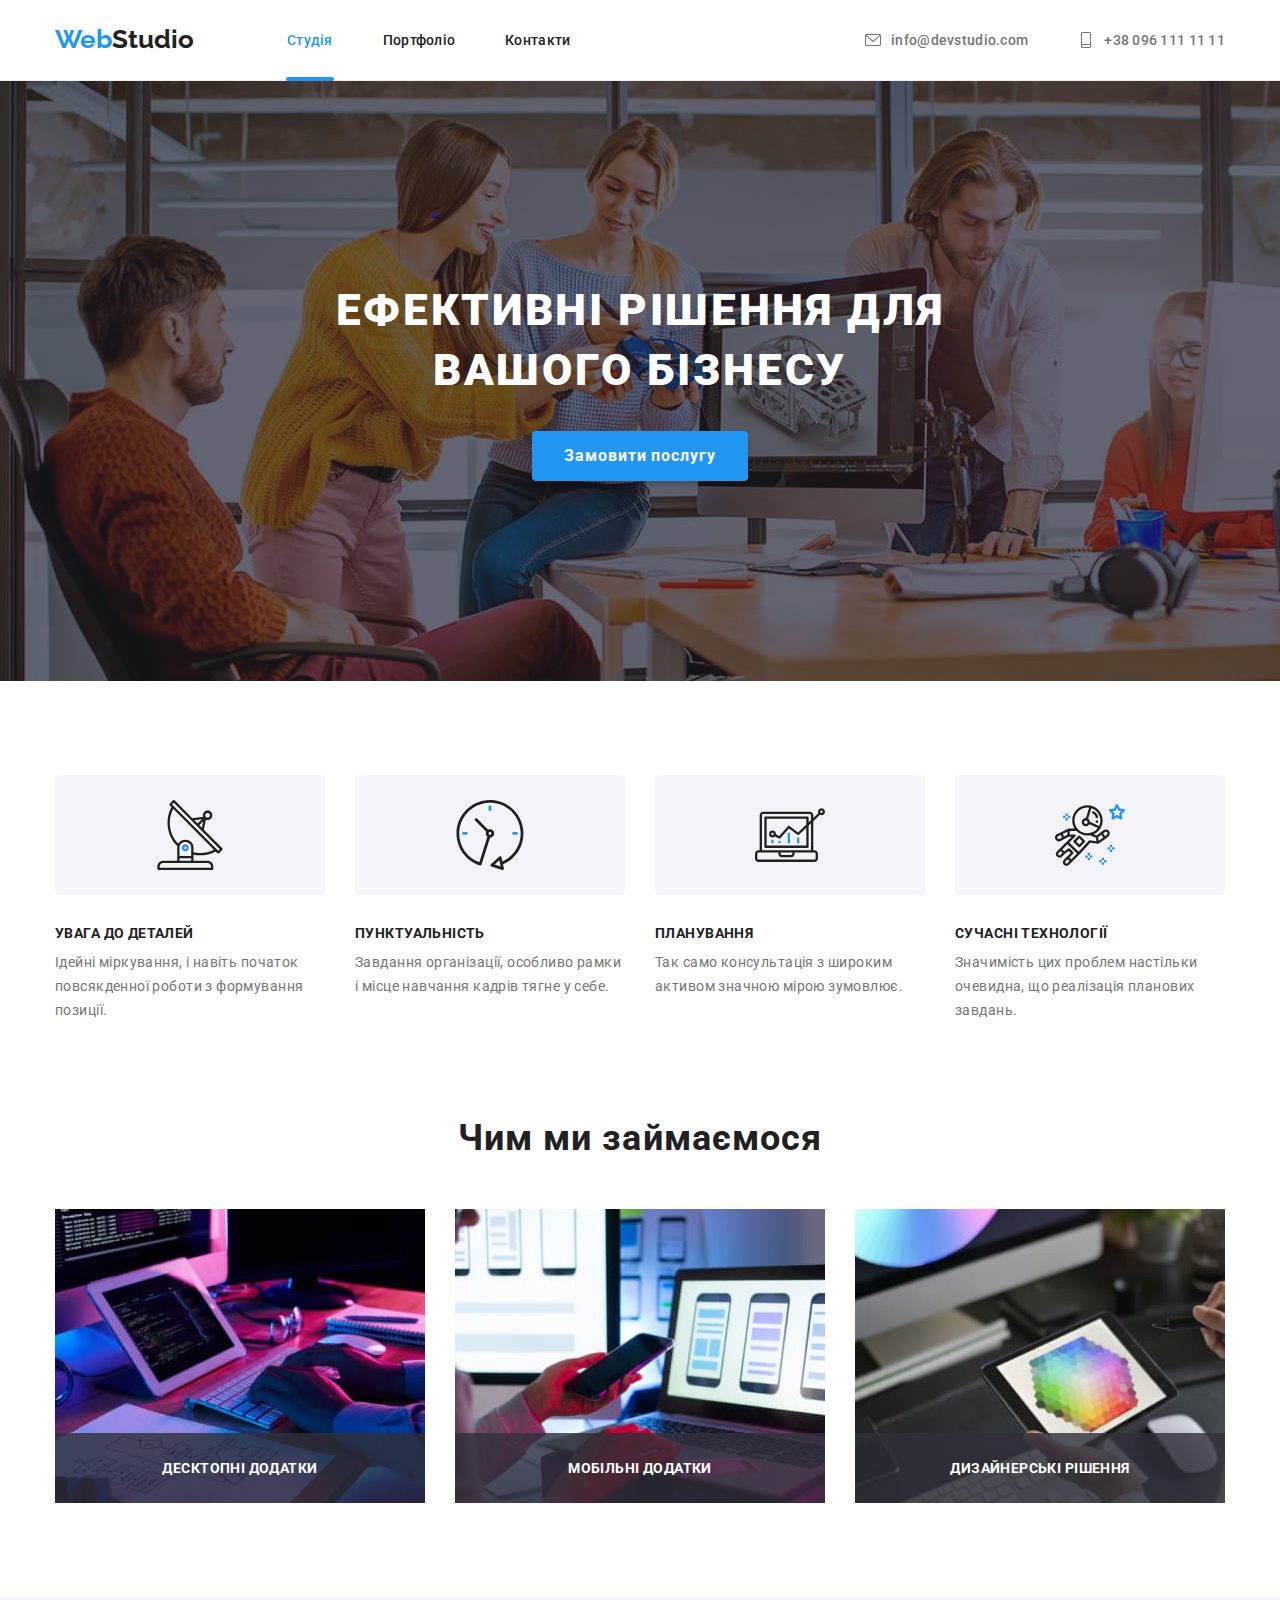
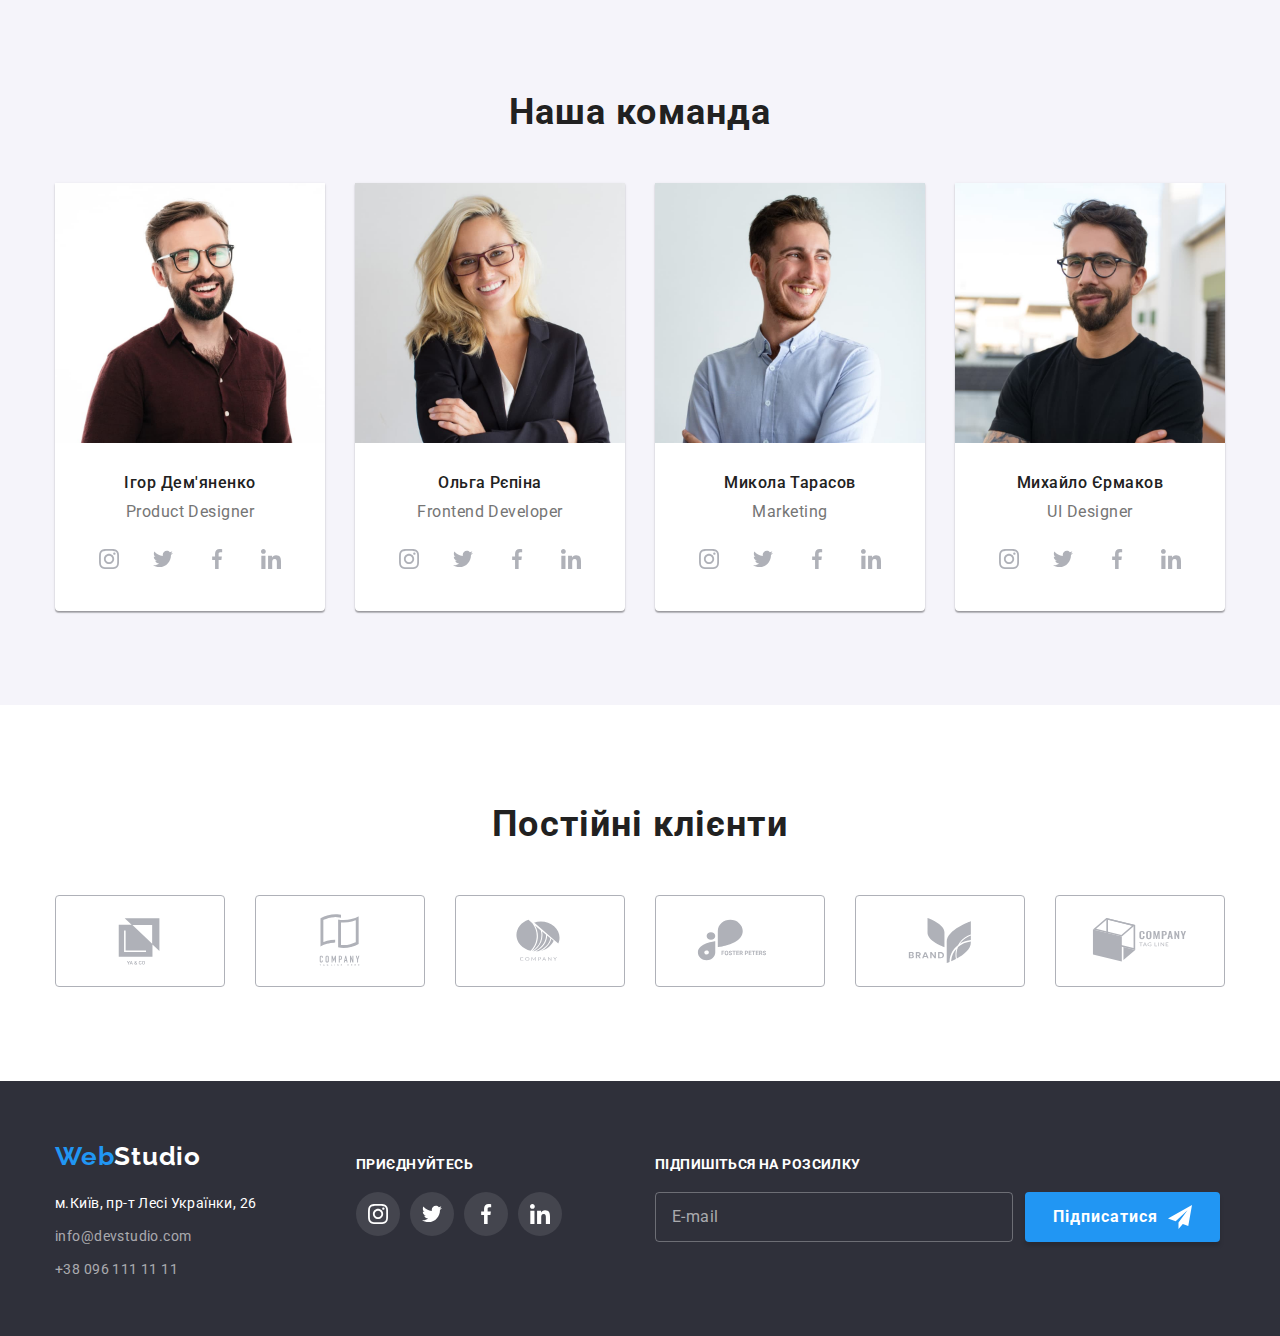
<file: index.html>
<!DOCTYPE html>
<html lang="uk">

<head>
    <meta charset="UTF-8">
    <meta http-equiv="X-UA-Compatible" content="IE=edge">
    <meta name="viewport" content="width=device-width, initial-scale=1.0">
    <title>WebStudio</title>
    <link rel="preconnect" href="https://fonts.googleapis.com">
    <link rel="preconnect" href="https://fonts.gstatic.com" crossorigin>
    <link href="https://fonts.googleapis.com/css2?family=Raleway:wght@700&family=Roboto:wght@400;500;700;900&display=swap"
    rel="stylesheet">
    <link rel="stylesheet" href="https://cdnjs.cloudflare.com/ajax/libs/modern-normalize/1.1.0/modern-normalize.css"
        integrity="sha512-Y0MM+V6ymRKN2zStTqzQ227DWhhp4Mzdo6gnlRnuaNCbc+YN/ZH0sBCLTM4M0oSy9c9VKiCvd4Jk44aCLrNS5Q=="
        crossorigin="anonymous" referrerpolicy="no-referrer">
    <link rel="stylesheet" href="./css/styles.css">
</head>

<body>
    <header class="header">
        <div class="container header-container">
        <a lang="en" class="logo text" href="./index.html"><span class="color-web">Web</span>Studio</a>
        <nav class="navigation">
            <ul class="header-list link">
                <li class="header-link-studio"><a class="header-text text text-color" href="./index.html">Студія</a></li>
                <li><a class="header-text text" href="./portfolio.html">Портфоліо</a></li>
                <li class="header-link-list"><a class="header-text text" href="#">Контакти</a></li>
            </ul>
        </nav> 
        <ul class="header-contact link">
            <li class="contact-list">
                <a class="header-link email" href="mailto:info@devstudio.com"> 
                <svg class="email-icon" width="16" height="16"> 
                <use href="./images/icons.svg#icon-envelope"></use>
                </svg> info@devstudio.com</a> 
            </li>
            <li class="contact-list">
                <a class="header-link" href="tel:+380961111111">
                <svg class="tel-icon" width="16" height="16">
                    <use href="./images/icons.svg#icon-smartphone"></use>
                </svg>+38 096 111 11 11</a>
            </li>
        </ul>
        </div>
    </header>
    <main>
        
        <section class="hero">
            <div class="container">
            <h1 class="hero-title">Ефективні рішення для вашого бізнесу</h1>
            <button class="hero-btn" type="button" data-modal-open>Замовити послугу</button>
            </div>
        </section>
        <section class="about">
            <div class="container">
            <h2 class="about-uptitle">Про нас</h2>
            <ul class="about-list link">
                <li class="about-item">
                    <div class="about-picture">
                        <svg class="about-picture-list" width="70" height="70">
                            <use href="./images/icons.svg#icon-antenna"></use>
                        </svg>
                    </div>
                    <h3 class="about-title">УВАГА ДО ДЕТАЛЕЙ</h3>
                    <p class="about-subtitle">Ідейні міркування, і навіть початок повсякденної роботи з формування позиції.</p>
                </li>
                <li class="about-item">
                    <div class="about-picture">
                        <svg class="about-picture-list" width="70" height="70">
                            <use href="./images/icons.svg#icon-clock"></use>
                        </svg>
                    </div>
                    <h3 class="about-title">ПУНКТУАЛЬНІСТЬ</h3>
                    <p class="about-subtitle">Завдання організації, особливо рамки і місце навчання кадрів тягне у себе.</p>
                </li>
                <li class="about-item">
                    <div class="about-picture">
                        <svg class="about-picture-list" width="70" height="70">
                            <use href="./images/icons.svg#icon-diagram"></use>
                        </svg>
                    </div>
                    <h3 class="about-title">ПЛАНУВАННЯ</h3>
                    <p class="about-subtitle">Так само консультація з широким активом значною мірою зумовлює.</p>
                </li>
                <li class="about-item">
                    <div class="about-picture">
                        <svg class="about-picture-list" width="70" height="70">
                            <use href="./images/icons.svg#icon-astronaut"></use>
                        </svg>
                    </div>
                    <h3 class="about-title">СУЧАСНІ ТЕХНОЛОГІЇ</h3>
                    <p class="about-subtitle">Значимість цих проблем настільки очевидна, що реалізація планових завдань.</p>
                </li>
            </ul>
            </div>
        </section>
        <section class="work-about">
            <div class="container">
            <h2 class="work">Чим ми займаємося</h2>
            <ul class="work-list link">
                <li>
                    <div class="work-picture">
                        <img src="./images/img.jpg" width="370" alt="Джаваскріпт">
                        <p class="work-item">Десктопні додатки</p>
                    </div>
                </li>
                <li>
                    <div class="work-picture">
                    <img src="./images/box2.jpg" width="370" alt="Дизайн">
                    <p class="work-item">Мобільні додатки</p>
                    </div>
                </li>
                <li>
                    <div class="work-picture">
                    <img src="./images/box3.jpg" width="370" alt="Кольори">
                    <p class="work-item">Дизайнерські рішення</p>
                    </div>
                </li>
            </ul>
            </div>
        </section>
        <section class="teams">
            <div class="container">
            <h2 class="teams-title" >Наша команда</h2>
            <ul class="teams-list link">
                <li class="teams-item">
                    <img class="img-container" src="./images/ava1.jpg" width="270" alt="Робітник">
                    <h3 class="teams-item-text">Ігор Дем'яненко</h3>
                    <p class="teams-position" lang="en">Product Designer</p>
                    <ul class="teams-soc-list link">
                        <li class="teams-soc-item">
                            <a class="teams-soc-link" href="*"> 
                                <svg class="teams-soc-icon" width="20" height="20">
                                    <use href="./images/icons.svg#icon-instagram"></use>
                                </svg>
                            </a>
                        </li>
                        <li class="teams-soc-item">
                            <a class="teams-soc-link" href="*">
                                <svg class="teams-soc-icon" width="20" height="20">
                                    <use href="./images/icons.svg#icon-twitter"></use>
                                </svg>
                            </a>
                        </li>
                        <li class="teams-soc-item">
                            <a class="teams-soc-link" href="*">
                                <svg class="teams-soc-icon" width="20" height="20">
                                    <use href="./images/icons.svg#icon-facebook"></use>
                                </svg>
                            </a>
                        </li>
                        <li class="teams-soc-item">
                            <a class="teams-soc-link text" href="*">
                                <svg class="teams-soc-icon" width="20" height="20">
                                    <use href="./images/icons.svg#icon-linkedin"></use>
                                </svg>
                            </a>
                        </li>
                    </ul>
                <li class="teams-item">
                    <img class="img-container" src="./images/ava2.jpg" width="270" alt="Робітник">
                    <h3 class="teams-item-text">Ольга Рєпіна</h3>
                    <p class="teams-position" lang="en">Frontend Developer</p>
                    <ul class="teams-soc-list link">
                        <li class="teams-soc-item">
                            <a class="teams-soc-link" href="*">
                                <svg class="teams-soc-icon" width="20" height="20">
                                    <use href="./images/icons.svg#icon-instagram"></use>
                                </svg>
                            </a>
                        </li>
                        <li class="teams-soc-item">
                            <a class="teams-soc-link" href="*">
                                <svg class="teams-soc-icon" width="20" height="20">
                                    <use href="./images/icons.svg#icon-twitter"></use>
                                </svg>
                            </a>
                        </li>
                        <li class="teams-soc-item">
                            <a class="teams-soc-link" href="*">
                                <svg class="teams-soc-icon" width="20" height="20">
                                    <use href="./images/icons.svg#icon-facebook"></use>
                                </svg>
                            </a>
                        </li>
                        <li class="teams-soc-item">
                            <a class="teams-soc-link text" href="*">
                                <svg class="teams-soc-icon" width="20" height="20">
                                    <use href="./images/icons.svg#icon-linkedin"></use>
                                </svg>
                            </a>
                        </li>
                    </ul>
                </li>
                <li class="teams-item">
                    <img class="img-container" src="./images/ava3.jpg" width="270" alt="Робітник">
                    <h3 class="teams-item-text">Микола Тарасов</h3>
                    <p class="teams-position" lang="en">Marketing</p>
                    <ul class="teams-soc-list link">
                        <li class="teams-soc-item">
                            <a class="teams-soc-link" href="*">
                                <svg class="teams-soc-icon" width="20" height="20">
                                    <use href="./images/icons.svg#icon-instagram"></use>
                                </svg>
                            </a>
                        </li>
                        <li class="teams-soc-item">
                            <a class="teams-soc-link" href="*">
                                <svg class="teams-soc-icon" width="20" height="20">
                                    <use href="./images/icons.svg#icon-twitter"></use>
                                </svg>
                            </a>
                        </li>
                        <li class="teams-soc-item">
                            <a class="teams-soc-link" href="*">
                                <svg class="teams-soc-icon" width="20" height="20">
                                    <use href="./images/icons.svg#icon-facebook"></use>
                                </svg>
                            </a>
                        </li>
                        <li class="teams-soc-item">
                            <a class="teams-soc-link text" href="*">
                                <svg class="teams-soc-icon" width="20" height="20">
                                    <use href="./images/icons.svg#icon-linkedin"></use>
                                </svg>
                            </a>
                        </li>
                    </ul>
                    </li>
                <li class="teams-item">
                    <img class="img-container" src="./images/ava4.jpg" width="270" alt="Робітник">
                    <h3 class="teams-item-text">Михайло Єрмаков</h3>
                    <p class="teams-position" lang="en">UI Designer</p>
                    <ul class="teams-soc-list link">
                        <li class="teams-soc-item">
                            <a class="teams-soc-link" href="*">
                                <svg class="teams-soc-icon" width="20" height="20">
                                    <use href="./images/icons.svg#icon-instagram"></use>
                                </svg>
                            </a>
                        </li>
                        <li class="teams-soc-item">
                            <a class="teams-soc-link" href="*">
                                <svg class="teams-soc-icon" width="20" height="20">
                                    <use href="./images/icons.svg#icon-twitter"></use>
                                </svg>
                            </a>
                        </li>
                        <li class="teams-soc-item">
                            <a class="teams-soc-link" href="*">
                                <svg class="teams-soc-icon" width="20" height="20">
                                    <use href="./images/icons.svg#icon-facebook"></use>
                                </svg>
                            </a>
                        </li>
                        <li class="teams-soc-item">
                            <a class="teams-soc-link text" href="*">
                                <svg class="teams-soc-icon" width="20" height="20">
                                    <use href="./images/icons.svg#icon-linkedin"></use>
                                </svg>
                            </a>
                        </li>
                    </ul>
                    </li>
            </ul>
            </div>
        </section>
        <section class="client">
            <div class="container">
            <h2 class="client-title">Постійні клієнти</h2>
            <ul class="client-list link">
                <li class="client-item">
                    <a class="client-link" href="*">
                        <svg class="client-icons" width="106" height="60">
                            <use href="./images/icons.svg#icon-yaandco"></use>
                        </svg>
                    </a>
                </li>
                <li class="client-item">
                    <a class="client-link" href="*">
                        <svg class="client-icons" width="106" height="60">
                            <use href="./images/icons.svg#icon-taglinehear"></use>
                        </svg>
                    </a>
                </li>
                <li class="client-item">
                    <a class="client-link" href="*">
                        <svg width="106" height="60">
                            <use class="client-icons" href="./images/icons.svg#icon-company"></use>
                        </svg>
                    </a>
                </li>
                <li class="client-item">
                    <a class="client-link" href="*">
                        <svg class="client-icons" width="106" height="60">
                            <use href="./images/icons.svg#icon-fosterpeters"></use>
                        </svg>
                    </a>
                </li>
                <li class="client-item">
                    <a class="client-link" href="*">
                        <svg class="client-icons" width="106" height="60">
                            <use href="./images/icons.svg#icon-brand"></use>
                        </svg>
                    </a>
                </li>
                <li class="client-item">
                    <a class="client-link" href="*">
                        <svg class="client-icons" width="106" height="60">
                            <use href="./images/icons.svg#icon-companytagline"></use>
                        </svg>
                    </a>
                </li>
            </ul>
            </div>
        </section>

    </main>
    <footer class="contacts">
        <div class="container footer-container">
            <div class="adress-container">
            <a lang="en" class="contacts-logo text" href="./index.html"><span class="color-web">Web</span>Studio</a>
            <address class="contacts-adress">
            <ul class="contacts-list-address">
                <li class="link address-item">
                    <a class="contacts-maps text" href="https://goo.gl/maps/iKFTz4et59TFvvRy9" target="_blank" rel="noreferrer noopener">
                м.Київ, пр-т Лесі Українки, 26</a>
                </li>
                <li class="link address-item">
                    <a class="contacts-item text" href="mailto:info@devstudio.com">info@devstudio.com</a>
                </li>
                <li class="link address-item">
                    <a class="contacts-item text" href="tel:+380961111111">+38 096 111 11 11</a>
                </li> 
            </ul>
            </address>
            </div>
            <div class="join-container">
            <p class="join-title">приєднуйтесь</p>
            <ul class="join-soc-list link">
                <li class="join-soc-item">
                    <a class="join-soc-link" href="*">
                        <svg class="join-soc-icon" width="20" height="20">
                            <use href="./images/icons.svg#icon-instagram"></use>
                        </svg>
                    </a>
                </li>
                <li class="join-soc-item">
                    <a class="join-soc-link" href="*">
                        <svg class="join-soc-icon" width="20" height="20">
                            <use href="./images/icons.svg#icon-twitter"></use>
                        </svg>
                    </a>
                </li>
                <li class="join-soc-item">
                    <a class="join-soc-link" href="*">
                        <svg class="join-soc-icon" width="20" height="20">
                            <use href="./images/icons.svg#icon-facebook"></use>
                        </svg>
                    </a>
                </li>
                <li class="join-soc-item">
                    <a class="join-soc-link text" href="*">
                        <svg class="join-soc-icon" width="20" height="20">
                            <use href="./images/icons.svg#icon-linkedin"></use>
                        </svg>
                    </a>
                </li>
            </ul>
            </div>
                <div class="email-input">
                    <label for="footer-email" class="input-title">Підпишіться на розсилку</label>
                    <form>
                        <div class="sign-container">
                            <input type="email" 
                                name="email" 
                                class="input-sign" 
                                placeholder="E-mail"
                                id="footer-email"
                                required>
                            <button type="submit" class="btn-submit">Підписатися
                                <svg class="sign-icon" width="24" height="24">
                                    <use href="./images/icons.svg#icon-icon-send"></use>
                                </svg>
                            </button>
                        </div>
                    </form>
                </div>
        </div>
    </footer>
    <div class="backdrop is-hidden" data-modal>
        <div class="modal">
            <button type="button" class="modal-close" data-modal-close>
                <svg class="icon" width="18" height="18">
                    <use class="close-icons" href="./images/icons.svg#icon-close"></use>
                </svg>
            </button>
            <p class="modal-title">Залиште свої дані, ми вам передзвонимо</p>
            <form class="modal-form">
                <div class="modal-field">
                <label for="user-name" class="input-label">Ім'я</label>
                <div class="input-wrap">
                    <input 
                    type="text"
                    name="user-name"
                    class="input-modal"
                    id="user-name"
                    required
                    >
                    <svg class="modal-icons" width="18" height="18">
                        <use href="./images/icons.svg#icon-personblack"></use>
                    </svg>
                </div>
                <label for="user-tel" class="input-label">Телефон</label>
                <div class="input-wrap">
                    <input 
                    type="tel" 
                    name="user-tel" 
                    class="input-modal" 
                    id="user-tel" 
                    required
                    >
                    <svg class="modal-icons" width="18" height="18">
                        <use href="./images/icons.svg#icon-phoneblack"></use>
                    </svg>
                </div>
                <label for="user-email" class="input-label">Пошта</label>
                <div class="input-wrap">
                <input 
                    type="email" 
                    name="user-email" 
                    class="input-modal" 
                    id="user-email" 
                    required
                    >
                    <svg class="modal-icons" width="18" height="18">
                        <use href="./images/icons.svg#icon-emailblack"></use>
                    </svg>
                </div>
                <div class="modal-text">
                    <label for="user-text" class="input-label">Коментар</label>
                    <div class="coment-wrap">
                    <textarea name="user-text" 
                    id="user-text" 
                    class="modal-coment"
                    placeholder="Введіть текст"></textarea>
                    </div>
                    <input type="checkbox" 
                    name="policy" 
                    class="modal-check hide" 
                    id="policy">
                    <label for="policy" class="check-text">Погоджуюся з розсилкою та приймаю <a href="*" class="link-contract">Умови договору</a></label>
                    <div class="button-form">
                    <button type="submit" class="form-btn">Відправити</button>
                    </div>
                </div>
                </div>
            </form>
        </div>
    </div>
    <script src="./js/modal.js"></script>
</body>
</file>
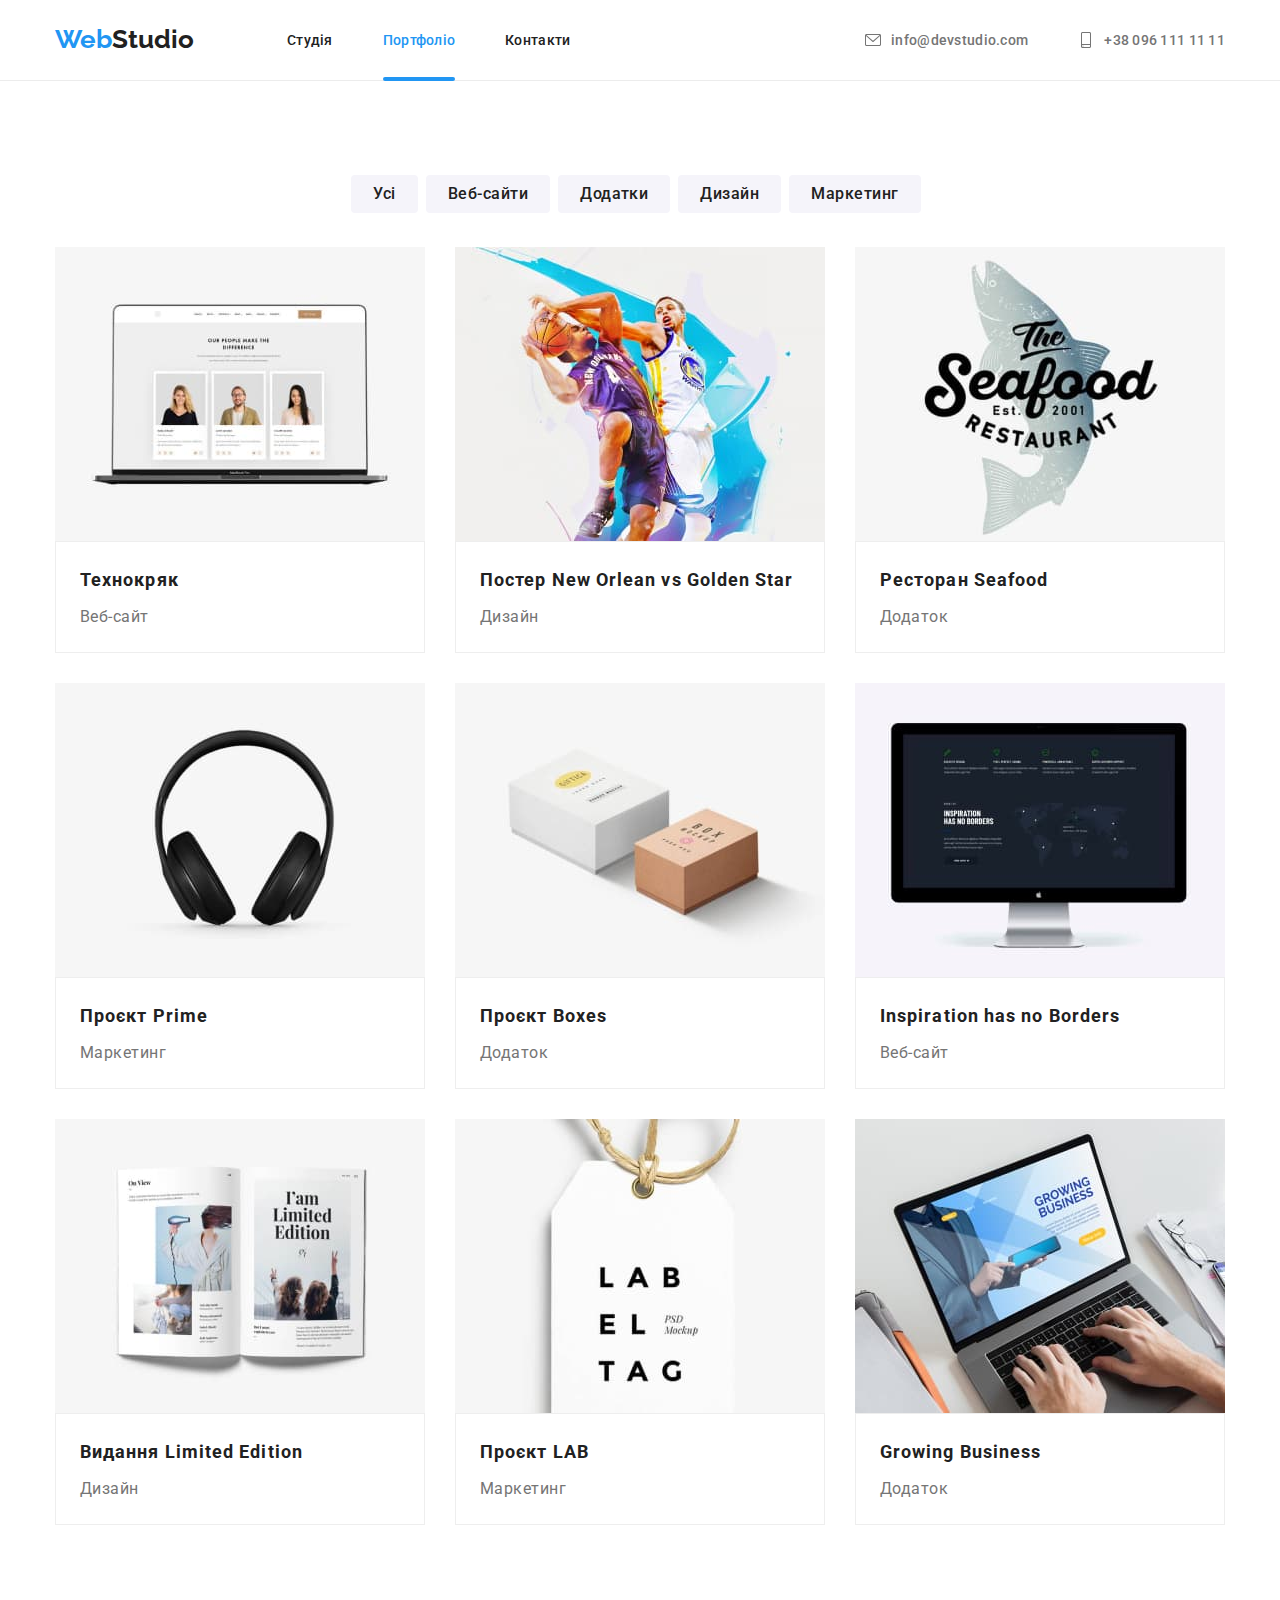
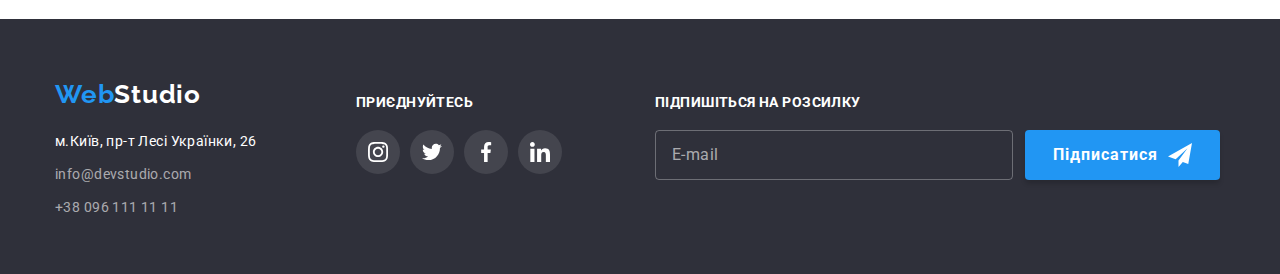
<file: portfolio.html>
<!DOCTYPE html>
<html lang="en">
<head>
    <meta charset="UTF-8">
    <meta http-equiv="X-UA-Compatible" content="IE=edge">
    <meta name="viewport" content="width=device-width, initial-scale=1.0">
    <title>Portfolio</title>
    <link rel="preconnect" href="https://fonts.googleapis.com">
    <link rel="preconnect" href="https://fonts.gstatic.com" crossorigin>
    <link href="https://fonts.googleapis.com/css2?family=Raleway:wght@700&family=Roboto:wght@400;500;700;900&display=swap"
    rel="stylesheet">
    <link rel="stylesheet" href="https://cdnjs.cloudflare.com/ajax/libs/modern-normalize/1.1.0/modern-normalize.css"
        integrity="sha512-Y0MM+V6ymRKN2zStTqzQ227DWhhp4Mzdo6gnlRnuaNCbc+YN/ZH0sBCLTM4M0oSy9c9VKiCvd4Jk44aCLrNS5Q=="
        crossorigin="anonymous" referrerpolicy="no-referrer">
    <link rel="stylesheet" href="./css/styles.css">
</head>
<body>
    <header class="header">
        <div class="container header-container">
            <a lang="en" class="logo text" href="./index.html"><span class="color-web">Web</span>Studio</a>
            <nav class="navigation">
                <ul class="header-list link">
                    <li><a class="header-text text" href="./index.html">Студія</a></li>
                    <li class="header-link-portfolio"><a class="header-text text text-color" href="./portfolio.html">Портфоліо</a></li>
                    <li><a class="header-text text" href="#">Контакти</a></li>
                </ul>
            </nav>
            <ul class="header-contact link">
                <li class="contact-list">
                    <a class="header-link email" href="mailto:info@devstudio.com">
                        <svg class="email-icon" width="16" height="16">
                            <use href="./images/icons.svg#icon-envelope"></use>
                        </svg> info@devstudio.com</a>
                </li>
                <li class="contact-list">
                    <a class="header-link" href="tel:+380961111111">
                        <svg class="tel-icon" width="16" height="16">
                            <use href="./images/icons.svg#icon-smartphone"></use>
                        </svg>+38 096 111 11 11</a>
                </li>
            </ul>
        </div>
    </header>
    <main>
        <section class="portfolio">
            <div class="container">
            <h1 class="portfolio-title">Портфоліо</h1>
            <ul class="button-list link">
                <li class="button-item">
                <button class="button-link" type="button">Усі</button>
                </li>
                <li class="button-item">
                <button class="button-link" type="button">Веб-сайти</button>
                </li>
                <li class="button-item">
                <button class="button-link" type="button">Додатки</button>
                </li>
                <li class="button-item">
                <button class="button-link" type="button">Дизайн</button>
                </li>
                <li class="button-item">
                <button class="button-link" type="button">Маркетинг</button>
                </li>
            </ul>
        
            <ul class="portfolio-list link">
                <li class="portfolio-item">
                <div class="portfolio-text">
                <img src="./images/tehnpkryak.jpg" width="370" alt="tehnokryak">
                <p class="portfolio-uptitle">Ресурс пропонує комплексні пропозиції з різним рівнем функціоналу та сервісів. Все це дозволить відвідувачу отримати
                вичерпні відомості про компанію чи приватну особу.</p>
                </div>
                <div class="container-portfolio">
                <h2 class="portfolio-subtitle" >Технокряк</h2>
                <p class="portfolio-description">Веб-сайт</p>
                </div>
                </li>
                <li class="portfolio-item">
                <div class="portfolio-text">
                <img src="./images/poster.jpg" width="370" alt="poster">
                <p class="portfolio-uptitle">Ресурс пропонує комплексні пропозиції з різним рівнем функціоналу та сервісів. Все це
                    дозволить відвідувачу отримати
                    вичерпні відомості про компанію чи приватну особу.</p>
                </div>
                <div class="container-portfolio">
                <h2 class="portfolio-subtitle" >Постер New Orlean vs Golden Star</h2>
                <p class="portfolio-description">Дизайн</p>
                </div>
                </li>
                <li class="portfolio-item">
                <div class="portfolio-text">
                <img src="./images/seafood.jpg" width="370" alt="seafood">
                <p class="portfolio-uptitle">Ресурс пропонує комплексні пропозиції з різним рівнем функціоналу та сервісів. Все це
                    дозволить відвідувачу отримати
                    вичерпні відомості про компанію чи приватну особу.</p>
                </div>
                <div class="container-portfolio">
                <h2 class="portfolio-subtitle" >Ресторан Seafood</h2>
                <p class="portfolio-description">Додаток</p>
                </div>
                </li>
                <li class="portfolio-item">
                <div class="portfolio-text">
                <img src="./images/projectprime.jpg" width="370" alt="projectprime">
                <p class="portfolio-uptitle">Ресурс пропонує комплексні пропозиції з різним рівнем функціоналу та сервісів. Все це
                    дозволить відвідувачу отримати
                    вичерпні відомості про компанію чи приватну особу.</p>
                </div>
                <div class="container-portfolio">
                <h2 class="portfolio-subtitle" >Проєкт Prime</h2>
                <p class="portfolio-description">Маркетинг</p>
                </div>
                </li>
                <li class="portfolio-item">
                <div class="portfolio-text">
                <img src="./images/projectboxes.jpg" width="370" alt="projectboxes">
                <p class="portfolio-uptitle">Ресурс пропонує комплексні пропозиції з різним рівнем функціоналу та сервісів. Все це
                    дозволить відвідувачу отримати
                    вичерпні відомості про компанію чи приватну особу.</p>
                </div>
                <div class="container-portfolio">
                <h2 class="portfolio-subtitle" >Проєкт Boxes</h2>
                <p class="portfolio-description">Додаток</p>
                </div>
                </li>
                <li class="portfolio-item">
                <div class="portfolio-text">
                <img src="./images/inspiration.jpg" width="370" alt="inspiration">
                <p class="portfolio-uptitle">Ресурс пропонує комплексні пропозиції з різним рівнем функціоналу та сервісів. Все це дозволить відвідувачу отримати
                вичерпні відомості про компанію чи приватну особу.</p>
                </div>
                <div class="container-portfolio">
                <h2 class="portfolio-subtitle" >Inspiration has no Borders</h2>
                <p class="portfolio-description">Веб-сайт</p>
                </div>
                </li>
                <li class="portfolio-item">
                <div class="portfolio-text">
                <img src="./images/limited.jpg" width="370" alt="limited">
                <p class="portfolio-uptitle">Ресурс пропонує комплексні пропозиції з різним рівнем функціоналу та сервісів. Все це
                    дозволить відвідувачу отримати
                    вичерпні відомості про компанію чи приватну особу.</p>
                </div>
                <div class="container-portfolio">
                <h2 class="portfolio-subtitle" >Видання Limited Edition</h2>
                <p class="portfolio-description">Дизайн</p>
                </div>
                </li>
                <li class="portfolio-item">
                <div class="portfolio-text">
                <img src="./images/projectlab.jpg" width="370" alt="projectlab">
                <p class="portfolio-uptitle">Ресурс пропонує комплексні пропозиції з різним рівнем функціоналу та сервісів. Все це
                    дозволить відвідувачу отримати
                    вичерпні відомості про компанію чи приватну особу.</p>
                </div>
                <div class="container-portfolio">
                <h2 class="portfolio-subtitle" >Проєкт LAB</h2>
                <p class="portfolio-description">Маркетинг</p>
                </div>
                </li>
                <li class="portfolio-item">
                <div class="portfolio-text">
                <img src="./images/growingbusiness.jpg" width="370" alt="growingbusiness">
                <p class="portfolio-uptitle">Ресурс пропонує комплексні пропозиції з різним рівнем функціоналу та сервісів. Все це
                    дозволить відвідувачу отримати
                    вичерпні відомості про компанію чи приватну особу.</p>
                </div>
                <div class="container-portfolio">
                <h2 class="portfolio-subtitle" >Growing Business</h2>
                <p class="portfolio-description">Додаток</p>
                </div>
                </li>
            </ul>
            </div>
        </section>
    </main>
    <footer class="contacts">
        <div class="container footer-container">
            <div class="adress-container">
                <a lang="en" class="contacts-logo text" href="./index.html"><span class="color-web">Web</span>Studio</a>
                <address class="contacts-adress">
                    <ul class="contacts-list-address">
                        <li class="link address-item">
                            <a class="contacts-maps text" href="https://goo.gl/maps/iKFTz4et59TFvvRy9" target="_blank"
                                rel="noreferrer noopener">
                                м.Київ, пр-т Лесі Українки, 26</a>
                        </li>
                        <li class="link address-item">
                            <a class="contacts-item text" href="mailto:info@devstudio.com">info@devstudio.com</a>
                        </li>
                        <li class="link address-item">
                            <a class="contacts-item text" href="tel:+380961111111">+38 096 111 11 11</a>
                        </li>
                    </ul>
                </address>
            </div>
            <div class="join-container">
                <p class="join-title">приєднуйтесь</p>
                <ul class="join-soc-list link">
                    <li class="join-soc-item">
                        <a class="join-soc-link" href="*">
                            <svg class="join-soc-icon" width="20" height="20">
                                <use href="./images/icons.svg#icon-instagram"></use>
                            </svg>
                        </a>
                    </li>
                    <li class="join-soc-item">
                        <a class="join-soc-link" href="*">
                            <svg class="join-soc-icon" width="20" height="20">
                                <use href="./images/icons.svg#icon-twitter"></use>
                            </svg>
                        </a>
                    </li>
                    <li class="join-soc-item">
                        <a class="join-soc-link" href="*">
                            <svg class="join-soc-icon" width="20" height="20">
                                <use href="./images/icons.svg#icon-facebook"></use>
                            </svg>
                        </a>
                    </li>
                    <li class="join-soc-item">
                        <a class="join-soc-link text" href="*">
                            <svg class="join-soc-icon" width="20" height="20">
                                <use href="./images/icons.svg#icon-linkedin"></use>
                            </svg>
                        </a>
                    </li>
                </ul>
            </div>
                <div class="email-input">
                    <p class="input-title">Підпишіться на розсилку</p>
                    <form>
                        <div class="sign-container">
                            <input type="email" 
                            name="email" 
                            class="input-sign" 
                            placeholder="E-mail"
                            required>
                            <button type="submit" class="btn-submit">Підписатися
                                <svg class="sign-icon" width="24" height="24">
                                    <use href="./images/icons.svg#icon-icon-send"></use>
                                </svg>
                            </button>
                        </div>
                    </form>
                </div>
        </div>
    </footer>
    <script src="./js/modal.js"></script>
</body>
</html>
</file>
<file: css/styles.css>
:root{
--color-black: #212121;
--color-white: #ffffff;
--color-gray: #757575;
--color-blue: #2196F3;
--color-background: #2F303A;
}
body{
    font-family: 'Roboto', sans-serif;
    color: var(--color-black);
}

h1,
h2,
h3,
h4,
h5,
h6,
p{
    margin: 0;
}
ul{
    margin: 0;
    padding: 0;
}
img{display: block;}
*{box-sizing: border-box;}
section{
    padding-top: 94px;
    padding-bottom: 94px;
}

.link{list-style: none;}
.text{text-decoration: none;}
.logo{
    font-family: 'Raleway', sans-serif;
    font-weight: 700;
    font-size: 26px;
    line-height: 1.1923;
    color: var(--color-black);
    padding: 24px 0px 25px 0px;
    margin-right: 93px;
}
.header{
    border-bottom: 1px solid rgba(236, 236, 236, 1);
}
.navigation{
    margin-right: auto;
}
.header-container{
    display: flex;
    align-items: center;
}
.header-list{
    display: flex;
    gap: 50px;
    position: relative;
}
.header-text{
    display: flex;
    font-weight: 500;
    font-size: 14px;
    line-height: 1.1428;
    letter-spacing: 0.02em;
    color: var(--color-black);
    font-family: 'Roboto', sans-serif;
    align-items: baseline;
    transition: color 250ms cubic-bezier(0.4, 0, 0.2, 1);
}


.header-text:hover,
.header-text:focus{
    color: var(--color-blue);
    
}
.text-color{
    color: var(--color-blue);
}

.header-link-studio::after {
    content: '';
    width: 48px;
    height: 4px;
    border-radius: 2px;
    
    background-color: var(--color-blue);
    position: absolute;
    bottom: -33px;
    left: -1px;
}
.header-link-portfolio::after{
    content: '';
    width: 72px;
    height: 4px;
    border-radius: 2px;
    background-color: var(--color-blue);
    display: block;
    position: absolute;
    bottom: -33px;
}
.email{
    margin-right: 50px;
}

.header-contact{
    display: flex;

}

.contact-list{
}
.header-link{
    font-weight: 500;
    font-size: 14px;
    line-height: 1.1428;
    letter-spacing: 0.02em;
    color: var(--color-gray);
    text-decoration: none;
    font-family: 'Roboto', sans-serif;
    display: flex;
    align-items: center;
    transition: color 250ms cubic-bezier(0.4, 0, 0.2, 1);
}



.header-link:hover,
.header-link:focus{
    color: var(--color-blue);
}

/* .header-link:hover, .header-link:focus .email-icon{
    fill: var(--color-blue);
}

.header-link:hover, .header-link:focus .tel-icon {
    fill: var(--color-blue);
} */

.email-icon{
    margin-right: 10px;
    fill: currentColor;
}

.tel-icon{
    margin-right: 10px;
    fill: currentColor;
}
.container{
    width: 1200px;
    padding-left: 15px;
    padding-right: 15px;
    margin: 0 auto;
}

/*---------HERO-------*/

.hero{
    background-color: var(--color-background);
    padding: 200px 0; 
    background-image:linear-gradient(rgba(47, 48, 58, 0.4),
        rgba(47, 48, 58, 0.4)),
        url(../images/background.jpg);
    background-repeat: no-repeat;
    max-width: 1600px;
    margin: 0 auto;
}

.hero-title{
    width: 696px;
    margin: 0 auto;
    font-weight: 900;
    font-size: 44px;
    line-height: 1.3636;
    text-align: center;
    letter-spacing: 0.06em;
    text-transform: uppercase;
    color: var(--color-white);
}

.hero-btn{
    background: var(--color-blue);
    box-shadow: 0px 4px 4px rgba(0, 0, 0, 0.15);
    border-radius: 4px;
    font-weight: 700;
    font-size: 16px;
    line-height: 1.875;
    letter-spacing: 0.06em;
    color: var(--color-white);
    border: none;
    font-family: inherit;
    cursor: pointer;
    display: block;
    margin-left: auto;
    margin-right: auto;
    padding: 10px 32px;
    margin-top: 30px;
}

.hero-btn:hover,
.hero-btn:focus{
    background-color: #188CE8;
    box-shadow: 0px 4px 4px rgba(0, 0, 0, 0.15);
    border-radius: 4px;
}
/*----------about------*/

.about {

}
.about-uptitle{
    position: absolute;
    width: 1px;
    height: 1px;
    margin: -1px;
    border: 0;
    padding: 0;
    white-space: nowrap;
    clip-path: inset(100%);
    clip: rect(0 0 0 0);
    overflow: hidden;
}

.about-list {
    display: flex;
    justify-content: center;
}

.about-item {
    margin-right: 30px;
}
.about-picture{
    width: 270px;
    height: 120px;
    background-color: #F5F4FA;
    border-radius: 4px;
    display: flex;
    align-items: center;
    justify-content: center;
    margin-bottom: 30px;
}

.about-picture-list{
    
}

.about-item:last-child{
    margin-right: 0px;
}

.about-title {
    font-weight: 700;
    font-size: 14px;
    line-height: 1.1428;
    letter-spacing: 0.03em;
    text-transform: uppercase;
    color: var(--color-black);
    margin-bottom: 10px;
    
}

.about-subtitle {
    font-size: 14px;
    line-height: 1.7142;
    letter-spacing: 0.03em;
    color: var(--color-gray);
    max-width: 270px;
}

/*-----------WORK------*/
.work {
    margin-bottom: 50px;
    font-weight: 700;
    font-size: 36px;
    line-height: 1.1666;
    text-align: center;
    letter-spacing: 0.03em;
    color: var(--color-black)
    text-align: center;
}

.work-list {
    display: flex;
    justify-content: center;
    gap: 30px;
    position: relative;
}

.work-picture{
position: relative;
}
.work-item{
    position: absolute;
    bottom: 0;
    width: 100%;
    height: 70px;
    font-weight: 700;
    font-size: 14px;
    line-height: 1.1428;
    letter-spacing: 0.03em;
    text-transform: uppercase;
    color: var(--color-white);
    background-color: rgba(47, 48, 58, 0.8);
    display: flex;
    align-items: center;
    justify-content: center;
}
.work-about{
    padding-top: 0;
}
/*-----------TEAMS------*/

.teams {
    background: #F5F4FA;
}

.teams-title {
    font-weight: 700;
    font-size: 36px;
    line-height: 1.1666;
    letter-spacing: 0.03em;
    color: var(--color-black);
    text-align: center;
    margin-bottom: 50px;
}

.teams-list {
    display: flex;
    justify-content: center;
    gap: 30px;
}

.teams-item {
    background-color: var(--color-white);
    box-shadow: 0px 1px 3px 
    rgba(0, 0, 0, 0.12), 0px 1px 1px 
    rgba(0, 0, 0, 0.14), 0px 2px 1px 
    rgba(0, 0, 0, 0.2);
    padding-bottom: 30px;
    border-radius: 0px 0px 4px 4px;
}

.img-container{
    margin-bottom: 30px;
}
.teams-item-text {
    font-weight: 500;
    font-size: 16px;
    line-height: 1.1875;
    letter-spacing: 0.03em;
    color: var(--color-black);
    text-align: center;
    margin-bottom: 10px;
}

.teams-position {
    font-size: 16px;
    line-height: 1.1875;
    letter-spacing: 0.03em;
    color: var(--color-gray);
    text-align: center;
    margin-bottom: 16px; 
}


.teams-soc-list{
    display: flex;
    justify-content: center;
    gap: 10px;
}
.teams-soc-item {
    width: 44px;
    height: 44px;
}

.teams-soc-link{
    width: 100%;
    height: 100%;
    color: #AFB1B8;
    background-color: var(--color-white);
    border-radius: 50%;
    display: flex;
    align-items: center;
    justify-content: center;
    transition: color 250ms cubic-bezier(0.4, 0, 0.2, 1),
    background-color 250ms cubic-bezier(0.4, 0, 0.2, 1);
}

.teams-soc-link:hover,
.teams-soc-link:focus{
    background-color: var(--color-blue);
    color: var(--color-white);
}

.teams-soc-icon {
    fill: currentColor;
}

/*-----CLIENTS-------*/
.client {
    padding-top: 98px;

}

.client-title{
    font-weight: 700;
    font-size: 36px;
    line-height: 42px;
    text-align: center;
    letter-spacing: 0.03em;
    color: var(--color-black);
    margin-bottom: 50px;
}

.client-list {
    display: flex;
    gap: 30px;
}

.client-item {
    gap: 30px;
}

.client-link {
    width: 170px;
    height: 92px;
    border-radius: 4px;
    color: #AFB1B8;
    border: 1px solid rgba(175, 177, 184, 1);
    display: flex;
    align-items: center;
    justify-content: center;
    transition: color 250ms cubic-bezier(0.4, 0, 0.2, 1),
    border 250ms cubic-bezier(0.4, 0, 0.2, 1), 
    border-radius 250ms cubic-bezier(0.4, 0, 0.2, 1);
}

.client-link:hover,
.client-link:focus{
    border: 1px solid rgba(33, 150, 243, 1);
    border-radius: 4px;
    color: var(--color-blue);
}
.client-icons{
    fill: currentColor;
}
/* .client-icons {
    fill: rgba(175, 177, 184, 1);
}
.client-link:hover .client-icons{
    fill: rgba(33, 150, 243, 1);
} */
/*--------CONTACTS-----*/

.contacts {
    background-color: var(--color-background);
    padding: 60px 0;
}

.contacts-logo {
    font-family: 'Raleway', sans-serif;
    font-weight: 700;
    font-size: 26px;
    line-height: 1.1923;
    letter-spacing: 0.03em;
    color: var(--color-white);
    display: block;
    margin-bottom: 20px;
}


.contacts-maps{
    font-size: 14px;
    line-height: 1.7142;
    letter-spacing: 0.03em;
    color: var(--color-white);
    transition: color 250ms cubic-bezier(0.4, 0, 0.2, 1);
}

.contacts-maps:hover,
.contacts-maps:focus{
    color: var(--color-blue);
}
.contacts-adress {
    font-style: normal;
    font-family: 'Roboto', sans-serif;

}

.contacts-item {
    font-size: 14px;
    line-height: 1.7142;
    letter-spacing: 0.03em;
    color: rgba(255, 255, 255, 0.6);
    transition: color 250ms cubic-bezier(0.4, 0, 0.2, 1);
}
.contacts-item:hover,
.contacts-item:focus{
    color: var(--color-blue);
}
.contacts-list-address{
    width: 231px;
    height: 81px;

}
.address-item{
    margin-bottom: 9px;
}
.address-item:last-child{
    margin-bottom: 0px;
}

/*-------Footer-Join---*/
.join-container{
    margin-top: 15px;
    margin-left: 70px;
    margin-bottom: 40px;
}

.join-title {
    font-weight: 700;
    font-size: 14px;
    line-height: 16px;
    letter-spacing: 0.03em;
    text-transform: uppercase;
    color: var(--color-white);
    margin-bottom: 20px;
}

.join-soc-list {
    display: flex;
    gap: 10px;
}

.link {}

.join-soc-item {
    width: 44px;
    height: 44px;
}

.join-soc-link {
    width: 100%;
    height: 100%;
    background-color: rgba(255, 255, 255, 0.1);
    border-radius: 50%;
    display: flex;
    align-items: center;
    justify-content: center;
    transition: background-color 250ms cubic-bezier(0.4, 0, 0.2, 1);
}

.join-soc-link:hover,
.join-soc-link:focus{
    background-color: var(--color-blue);
}

.join-soc-icon {
    fill: var(--color-white);
}

.footer-container{
    display: flex;
}

/*-------BUTTON-----*/
.button-list {
    display: flex;
    justify-content: center;
    margin-bottom: 34px;
}

.button-link {
    font-weight: 500;
    font-size: 16px;
    line-height: 1.625;
    text-align: center;
    letter-spacing: 0.03em;
    border: none;
    font-family: inherit;
    cursor: pointer;
    color: var(--color-black);
    background: #F5F4FA;
    border-radius: 4px;
    gap: 8px;
    padding: 6px 22px;
    transition: background-color 250ms cubic-bezier(0.4, 0, 0.2, 1),
    color 250ms cubic-bezier(0.4, 0, 0.2, 1),
    box-shadow 250ms cubic-bezier(0.4, 0, 0.2, 1);
}
.button-link:hover,
.button-link:focus{
    background-color: var(--color-blue);
    color: var(--color-white);
    box-shadow: 0px 3px 1px 
    rgba(0, 0, 0, 0.1), 0px 1px 2px 
    rgba(0, 0, 0, 0.08), 0px 2px 2px 
    rgba(0, 0, 0, 0.12);
}

.button-item{
margin-right: 8px;
}
.button-item :last-child{
    margin-right: 0px;
}

/*----------PORTFOLIO------*/
.portfolio {
    font-family: 'Roboto', sans-serif;
    padding: 94px 0;
}

.portfolio-title {
    position: absolute;
    width: 1px;
    height: 1px;
    margin: -1px;
    border: 0;
    padding: 0;
    white-space: nowrap;
    clip-path: inset(100%);
    clip: rect(0 0 0 0);
    overflow: hidden;
}

.portfolio-list {
    display: flex;
    flex-wrap: wrap;
    gap: 30px;
    
}

.portfolio-item {
    width: calc(100% - 60px) / 3;
    transition: box-shadow 250ms cubic-bezier(0.4, 0, 0.2, 1),
    opacity 250ms cubic-bezier(0.4, 0, 0.2, 1);

}
.portfolio-item:hover{
    box-shadow: 0px 1px 1px 
    rgba(0, 0, 0, 0.12), 0px 4px 4px 
    rgba(0, 0, 0, 0.06), 1px 4px 6px 
    rgba(0, 0, 0, 0.16);
}

.portfolio-item:hover .portfolio-uptitle{
    transform: translateY(0);
}

.portfolio-text{
    position: relative;
    overflow: hidden;
}

.portfolio-uptitle{
    position: absolute;
    top: 0;
    width: 100%;
    height: 100%;
    padding: 63px 24px;
    font-weight: 400;
    font-size: 18px;
    line-height: 1.5555;
    letter-spacing: 0.03em;
    color: #FFFFFF;
    background-color: rgba(33, 150, 243, 0.9);
    transform: translateY(100%);
    transition: transform 250ms cubic-bezier(0.4, 0, 0.2, 1);
}

.portfolio-subtitle {
    font-weight: 700;
    font-size: 18px;
    line-height: 2.00;
    letter-spacing: 0.06em;
    color: var(--color-black);
    margin-bottom: 4px;
}

.portfolio-description {
font-size: 16px;
    line-height: 1.875;
    letter-spacing: 0.03em;
    color: var(--color-gray);
}


.color-web{
color: var(--color-blue);
}

.container-portfolio{
    border: 1px solid rgba(238, 238, 238, 1);
    padding: 20px 24px;
    
}

.email-input{}



.input-title{
    font-weight: 700;
    font-size: 14px;
    line-height: 1.1428;
    letter-spacing: 0.03em;
    text-transform: uppercase;
    color: #FFFFFF;
    margin-bottom: 20px;
    display: block;
}


.input-sign {
    width: 358px;
    height: 50px;
    background-color: transparent;
    outline: transparent;
    border: 1px solid rgba(255, 255, 255, 0.3);
    border-radius: 4px;
    padding-left: 16px;
    padding-right: 16px;
    letter-spacing: 0.03em;
    color: rgba(255, 255, 255, 0.6);
    font-size: 16px;
    line-height: 1.25;
}


.input-sign::placeholder{
    font-size: 16px;
    line-height: 1.25;
    display: flex;
    align-items: center;
    letter-spacing: 0.03em;
    color: rgba(255, 255, 255, 0.6);
}

.input-sign:focus{
    border: 1px solid #2196F3;
    border-radius: 4px;
}
.btn-submit{
    font-weight: 700;
    font-size: 16px;
    line-height: 1.875;
    display: flex;
    align-items: center;
    text-align: center;
    letter-spacing: 0.06em;
    color: #FFFFFF;
    background-color: #2196F3;
    box-shadow: 0px 4px 4px rgba(0, 0, 0, 0.15);
    border-radius: 4px;
    border: none;
    padding: 10px 28px;
    cursor: pointer;
    margin-left: 12px;
}

.sign-icon{
    fill: #FFFFFF;
    margin-left: 10px;
}
.email-input{
    margin-top: 15px;
    margin-left: 93px;

}
.sign-container {
    display: flex;

}

.backdrop{
    position: fixed;
    top: 0;
    width: 100%;
    height: 100%;
    background-color: rgba(0, 0, 0, 0.2);
    transition: opacity 300ms linear, visibility 300ms linear;
}

.modal{
    position: absolute;
    width: 528px;
    min-height: 581px;
    background-color: #FFFFFF;
    box-shadow: 0px 1px 3px rgba(0, 0, 0, 0.12), 
    0px 1px 1px rgba(0, 0, 0, 0.14), 
    0px 2px 1px rgba(0, 0, 0, 0.2);
    border-radius: 4px;
    top: 50%;
    left: 50%;
    transform: translate(-50%, -50%) scale(1) rotate(0);
    transition: transform 300ms linear, border-radius 300ms linear;
    padding: 40px;
}

.backdrop.is-hidden .modal{
    transform: translate(-50%, -50%) scale(1.5) rotate(120deg);
    border-radius: 80%;

}

.modal-close{
    position: absolute;
    right: 8px;
    top: 8px;
    width: 30px;
    height: 30px;
    border: 1px solid rgba(0, 0, 0, 0.1);
    border-radius: 50%;
    background-color: var(--color-white);
    display: flex;
    align-items: center;
    justify-content: center;
    cursor: pointer;
    transition: background-color 250ms cubic-bezier(0.4, 0, 0.2, 1),
    fill 250ms cubic-bezier(0.4, 0, 0.2, 1);
}

.modal-close:hover,
.modal-close:focus{
    background-color: #2196F3;
    fill: var(--color-white);
}


.is-hidden{
    opacity: 0;
    visibility: hidden;
    pointer-events: none;
}

.modal{
    
}
.modal-title{
    font-weight: 700;
    font-size: 20px;
    line-height: 1.15;
    text-align: center;
    letter-spacing: 0.03em;
    color: #212121;
    margin-bottom: 12px;
}

.input-wrap{
    position: relative;
    margin-bottom: 10px;
    margin-top: 4px;
}
.input-label{
    font-size: 12px;
    line-height: 1.1666;
    letter-spacing: 0.01em;
    color: #757575;
    
}

.input-modal{
    border: 1px solid rgba(33, 33, 33, 0.2);
    border-radius: 4px;
    width: 100%;
    height: 40px;
    padding-left: 42px;
    padding-right: 12px;
    outline: transparent;
    transition: border 250ms cubic-bezier(0.4, 0, 0.2, 1),
    border-radius 250ms cubic-bezier(0.4, 0, 0.2, 1);
    cursor: pointer;
}

.input-modal:focus{
    border: 1px solid #2196F3;
    border-radius: 4px;
}

.input-modal:focus + .modal-icons{
    fill: #2196F3;
}


.modal-icons{
    position: absolute;
    left: 12px;
    top: 50%;
    transform: translateY(-50%);
    transition: fill 250ms cubic-bezier(0.4, 0, 0.2, 1);
}

.modal-coment{
    width: 100%;
    height: 120px;
    outline: transparent;
    border: 1px solid rgba(33, 33, 33, 0.2);
    border-radius: 4px;
    transition: border 250ms cubic-bezier(0.4, 0, 0.2, 1),
    border-radius 250ms cubic-bezier(0.4, 0, 0.2, 1);
    resize: none;
    padding: 16px 12px;
    font-size: 12px;
    line-height: 1.1666;
    letter-spacing: 0.01em;
    margin-top: 4px;
}

.modal-coment:focus {
    border: 1px solid #2196F3;
    border-radius: 4px;
}

.coment-wrap{
    margin-bottom: 20px;
}
.modal-coment::placeholder{
    font-size: 12px;
    line-height: 1.1666;
    letter-spacing: 0.01em;
    color: rgba(117, 117, 117, 0.5);
}

.button-form{
    display: flex;
    align-items: center;
    justify-content: center;
    margin-top: 30px;
}
.form-btn{
    background-color: #2196F3;
    box-shadow: 0px 4px 4px rgba(0, 0, 0, 0.15);
    border-radius: 4px;
    border-color: transparent;
    font-weight: 700;
    font-size: 16px;
    line-height: 1.875;
    text-align: center;
    letter-spacing: 0.06em;
    color: #FFFFFF;
    padding: 10px 52px;
    cursor: pointer;
}

.check-text{
    font-size: 14px;
    line-height: 1.7142;
    letter-spacing: 0.03em;
    color: #757575;
    display: flex;
    align-items: center;
    justify-content: center;
}

.check-text::before{
    content: '';
    width: 16px;
    height: 15px;
    border: 2px solid #212121; 
    border-radius: 2px;
    margin-right: 10px;
    transition: background-color 250ms cubic-bezier(0.4, 0, 0.2, 1),
    border 250ms cubic-bezier(0.4, 0, 0.2, 1);
}

.link-contract{
    font-weight: 400;
    font-size: 14px;
    line-height: 1.7142;
    letter-spacing: 0.03em;
    text-decoration-line: underline;
    color: #2196F3;
    display: block;
    margin-left: 5px;
}

.modal-check:checked + .check-text::before{
    background-color: #2196F3;
    border: 2px solid #2196F3;
    background-image: url(../images/check.svg);
    background-position: center;
    background-repeat: no-repeat;
}

.hide{
    border: 0;
    clip: rect(1px, 1px, 1px, 1px);
    -webkit-clip-path: inset(50%);
    clip-path: inset(50%);
    height: 1px;
    margin: -1px;
    overflow: hidden;
    padding: 0;
    position: absolute;
    width: 1px;
    -ms-word-wrap: normal !important;
}
</file>
